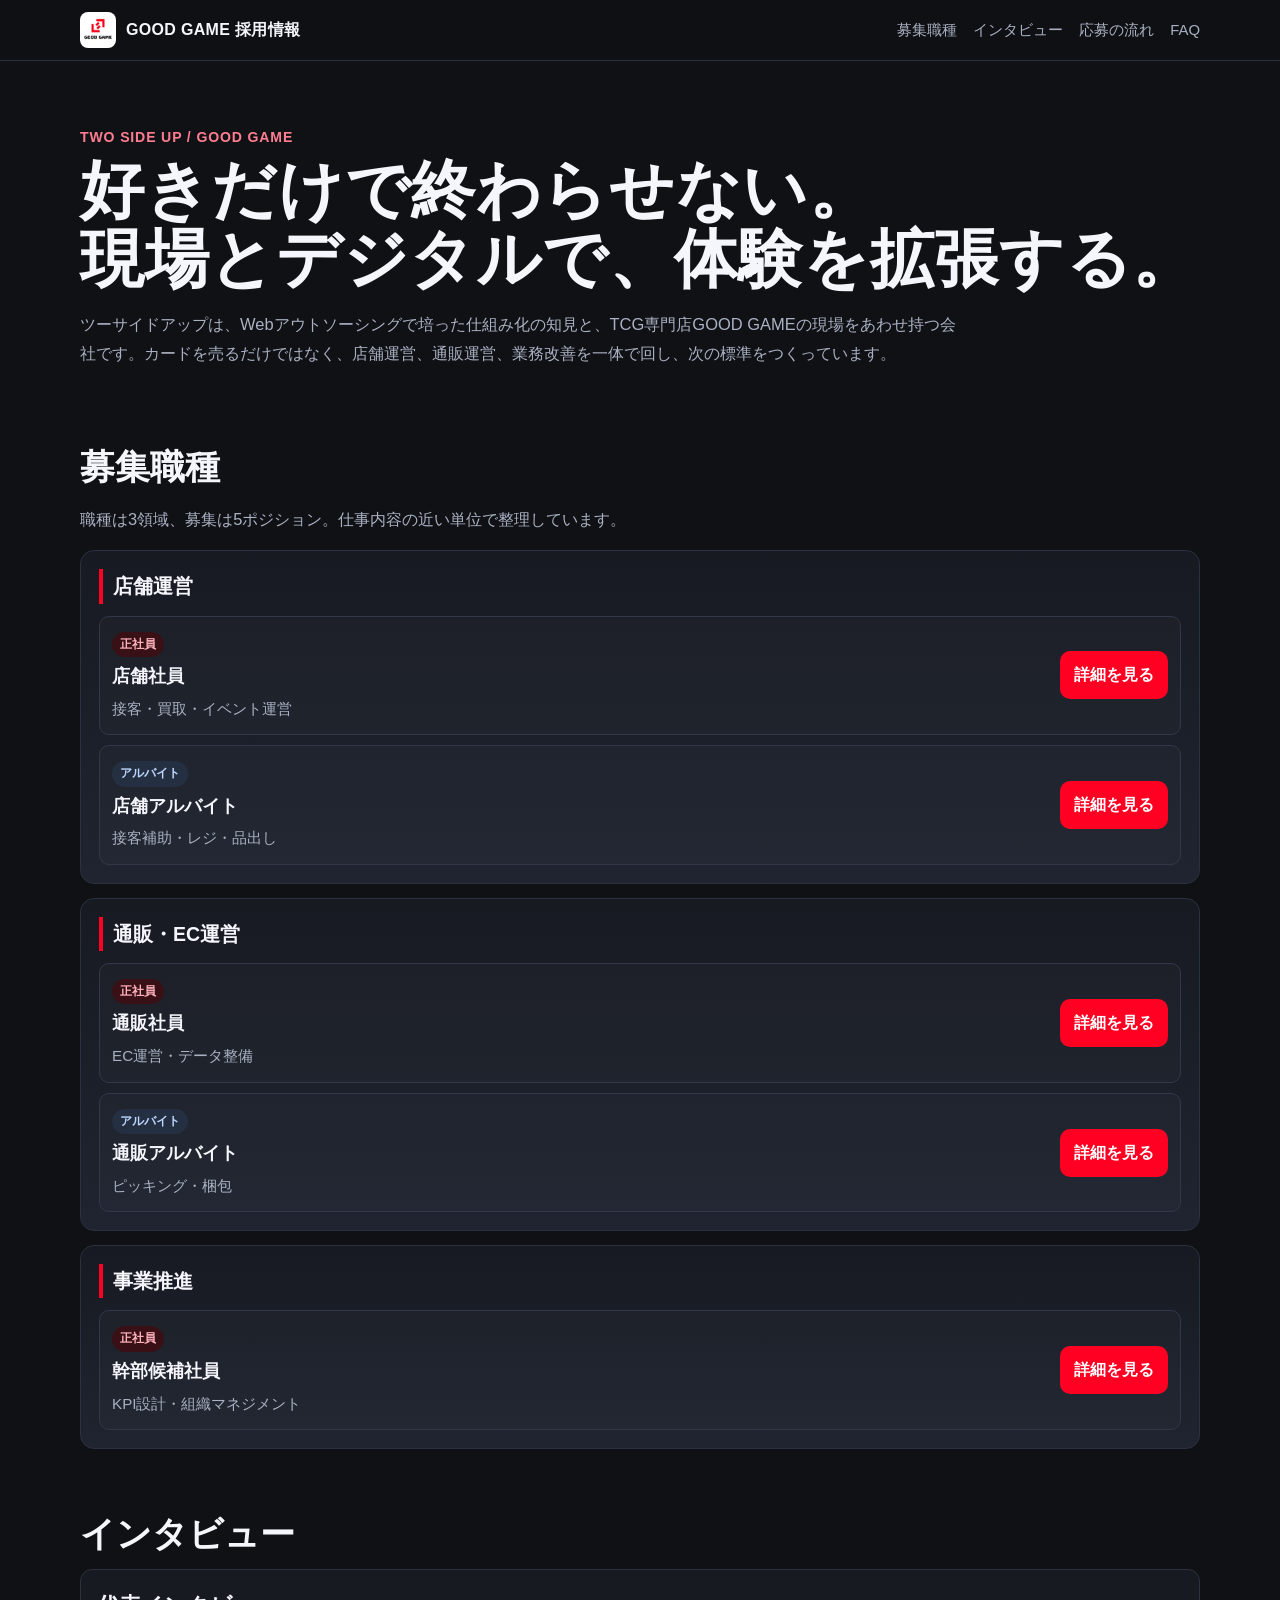
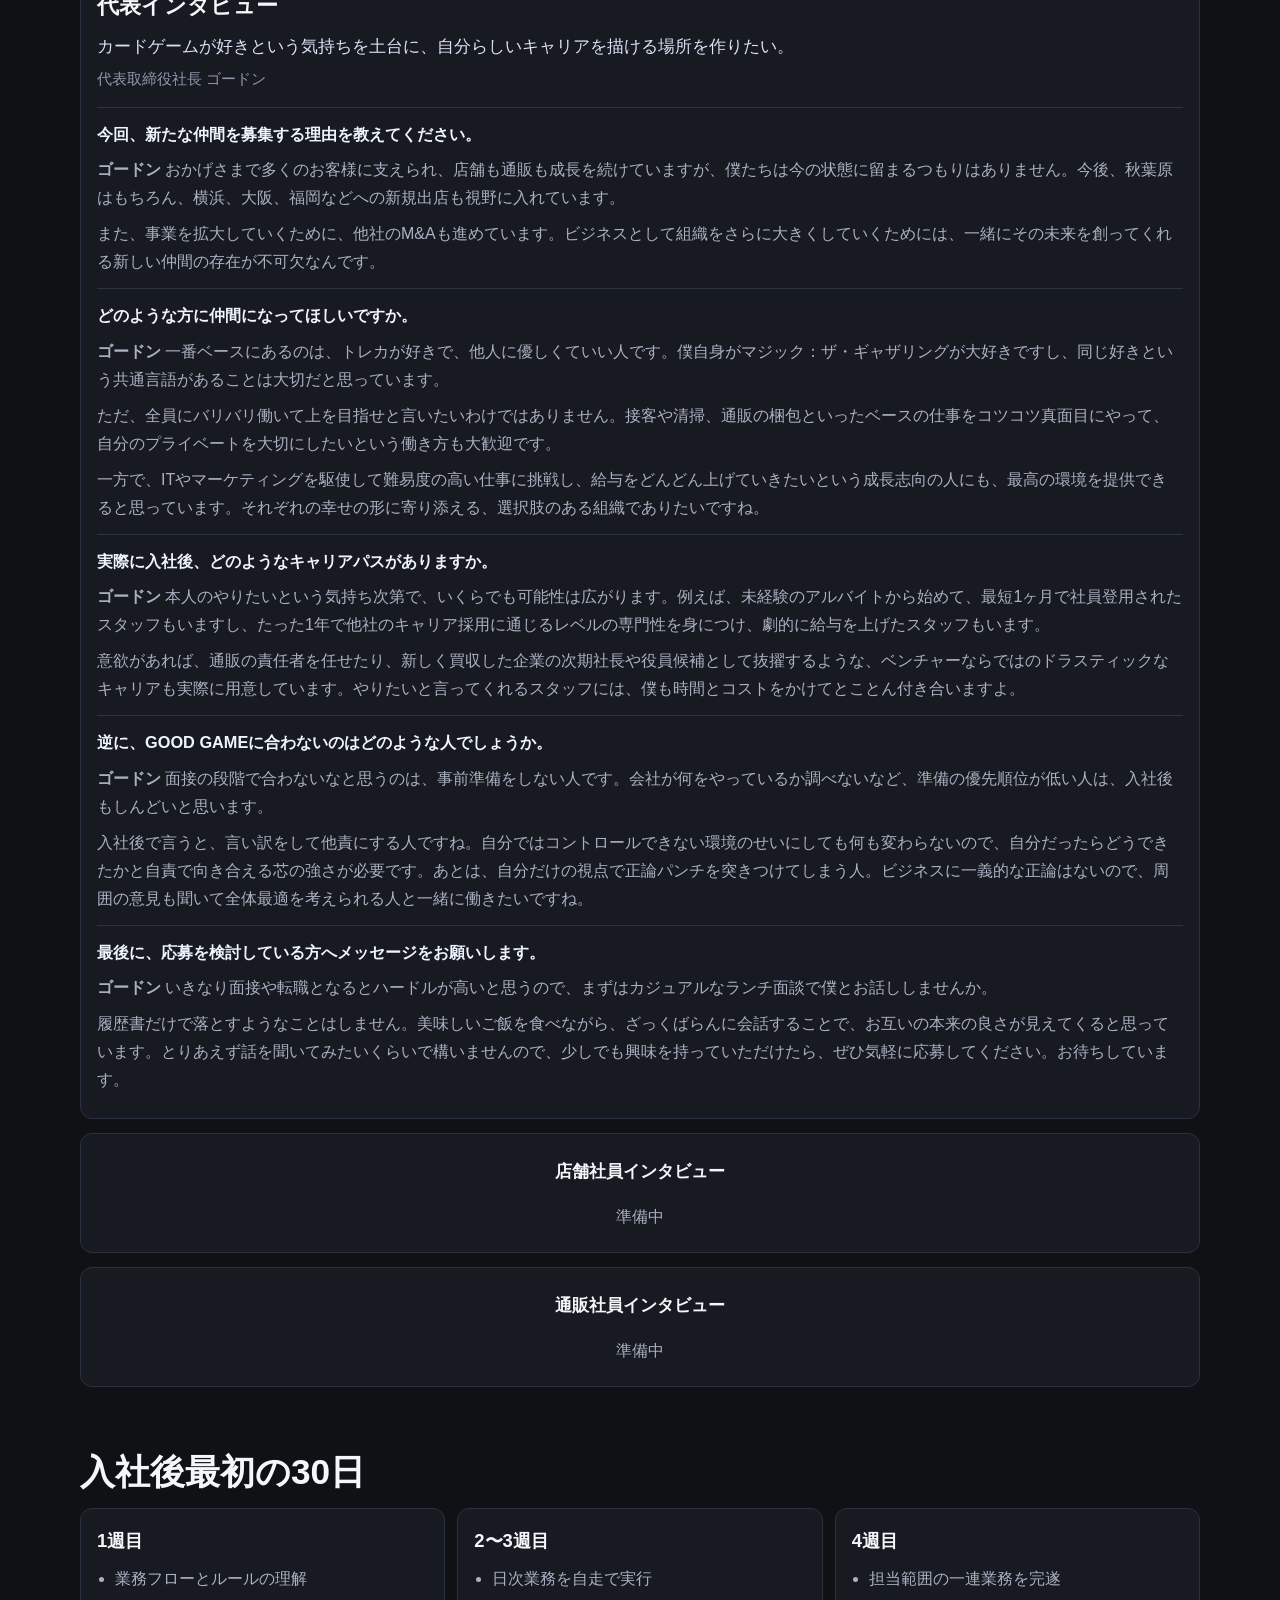
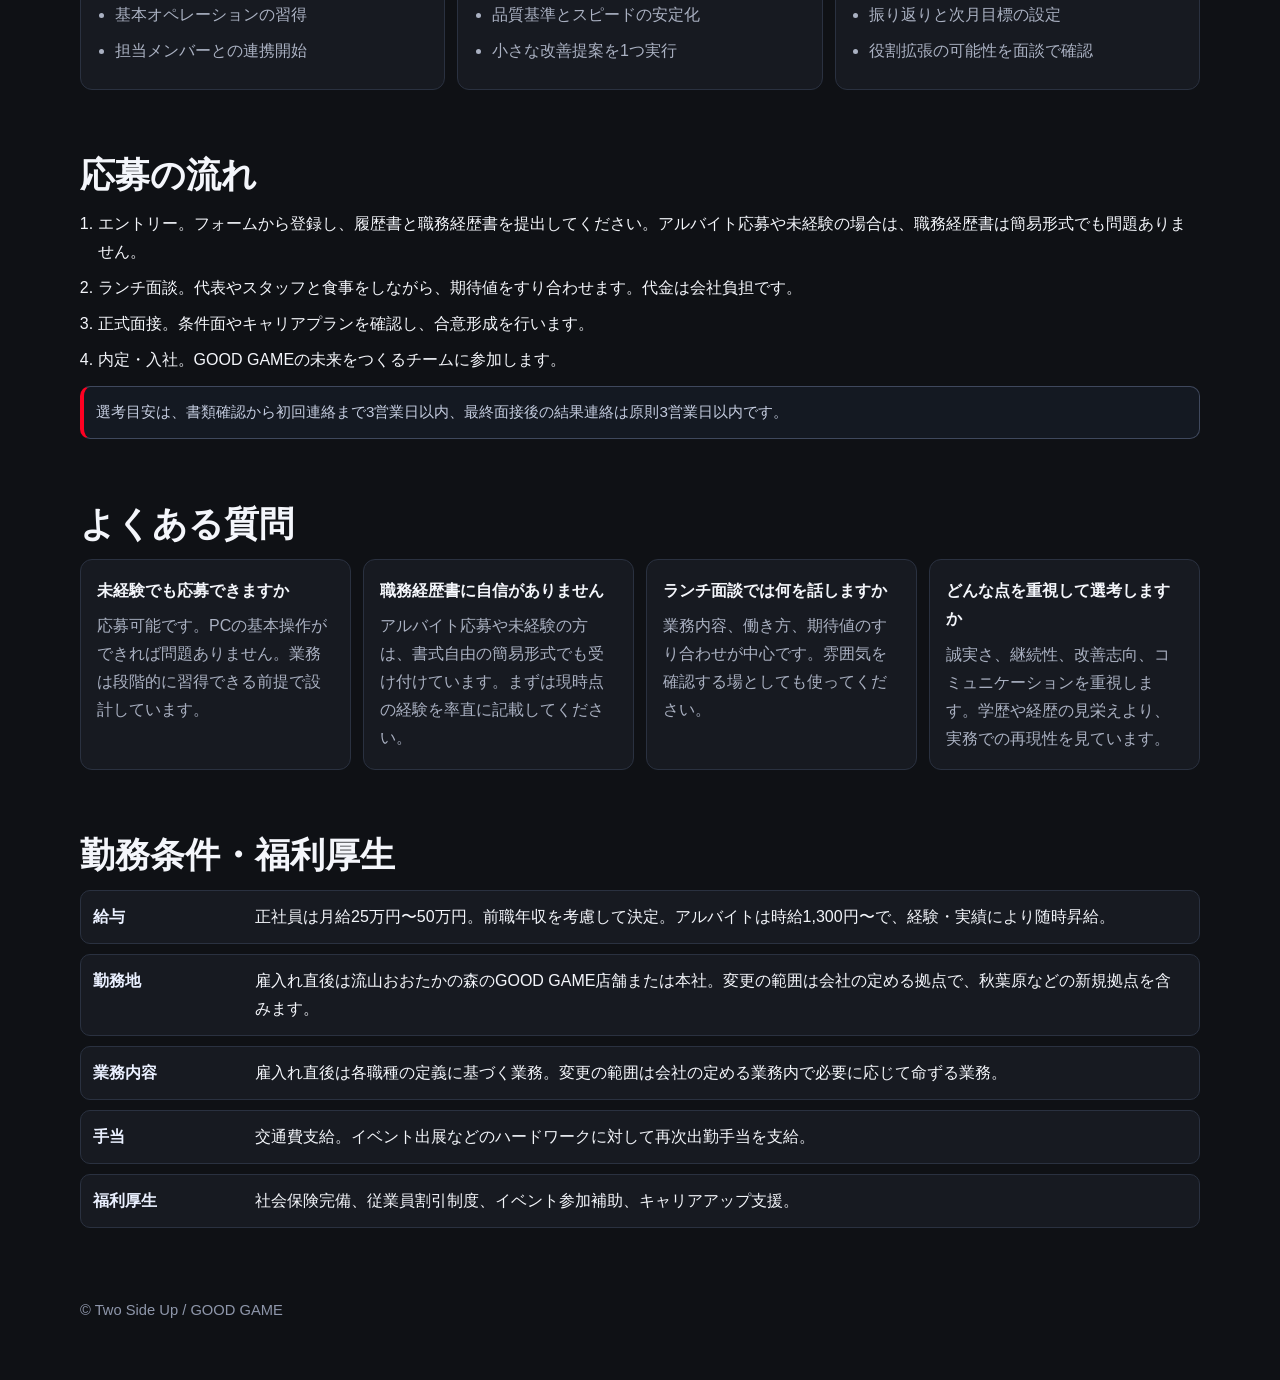
<file: index.html>
<!doctype html>
<html lang="ja">
<head>
  <meta charset="UTF-8" />
  <meta name="viewport" content="width=device-width, initial-scale=1" />
  <title>採用情報 | 株式会社ツーサイドアップ（GOOD GAME）</title>
  <link rel="stylesheet" href="./styles.css" />
</head>
<body>
  <header class="site-header">
    <div class="inner nav">
      <a class="brand" href="./index.html">
        <img src="./assets/gg-logo.jpg" alt="GOOD GAME ロゴ" />
        <span>GOOD GAME 採用情報</span>
      </a>
      <nav class="nav-links">
        <a href="#jobs">募集職種</a>
        <a href="#interviews">インタビュー</a>
        <a href="#process">応募の流れ</a>
        <a href="#faq">FAQ</a>
      </nav>
    </div>
  </header>

  <main class="inner">
    <section class="hero">
      <div class="kicker">Two Side Up / GOOD GAME</div>
      <h1>好きだけで終わらせない。<br>現場とデジタルで、体験を拡張する。</h1>
      <p class="lead">ツーサイドアップは、Webアウトソーシングで培った仕組み化の知見と、TCG専門店GOOD GAMEの現場をあわせ持つ会社です。カードを売るだけではなく、店舗運営、通販運営、業務改善を一体で回し、次の標準をつくっています。</p>
    </section>

    <section class="section" id="jobs">
      <h2>募集職種</h2>
      <p class="lead">職種は3領域、募集は5ポジション。仕事内容の近い単位で整理しています。</p>

      <div class="job-groups">
        <section class="card category">
          <h3 class="category-title">店舗運営</h3>
          <div class="role-list">
            <article class="role-item">
              <div>
                <span class="badge">正社員</span>
                <h4>店舗社員</h4>
                <p>接客・買取・イベント運営</p>
              </div>
              <a class="btn" href="./jobs/store-fulltime.html">詳細を見る</a>
            </article>
            <article class="role-item">
              <div>
                <span class="badge alt">アルバイト</span>
                <h4>店舗アルバイト</h4>
                <p>接客補助・レジ・品出し</p>
              </div>
              <a class="btn" href="./jobs/store-parttime.html">詳細を見る</a>
            </article>
          </div>
        </section>

        <section class="card category">
          <h3 class="category-title">通販・EC運営</h3>
          <div class="role-list">
            <article class="role-item">
              <div>
                <span class="badge">正社員</span>
                <h4>通販社員</h4>
                <p>EC運営・データ整備</p>
              </div>
              <a class="btn" href="./jobs/ec-fulltime.html">詳細を見る</a>
            </article>
            <article class="role-item">
              <div>
                <span class="badge alt">アルバイト</span>
                <h4>通販アルバイト</h4>
                <p>ピッキング・梱包</p>
              </div>
              <a class="btn" href="./jobs/ec-parttime.html">詳細を見る</a>
            </article>
          </div>
        </section>

        <section class="card category">
          <h3 class="category-title">事業推進</h3>
          <div class="role-list">
            <article class="role-item">
              <div>
                <span class="badge">正社員</span>
                <h4>幹部候補社員</h4>
                <p>KPI設計・組織マネジメント</p>
              </div>
              <a class="btn" href="./jobs/executive-candidate.html">詳細を見る</a>
            </article>
          </div>
        </section>
      </div>
    </section>

    <section class="section" id="interviews">
      <h2>インタビュー</h2>
      <div class="interview-grid">
        <article class="interview-card interview-main">
          <h3>代表インタビュー</h3>
          <p class="interview-lead">カードゲームが好きという気持ちを土台に、自分らしいキャリアを描ける場所を作りたい。</p>
          <p class="small-note">代表取締役社長 ゴードン</p>

          <div class="qa">
            <h4>今回、新たな仲間を募集する理由を教えてください。</h4>
            <p><strong>ゴードン</strong> おかげさまで多くのお客様に支えられ、店舗も通販も成長を続けていますが、僕たちは今の状態に留まるつもりはありません。今後、秋葉原はもちろん、横浜、大阪、福岡などへの新規出店も視野に入れています。</p>
            <p>また、事業を拡大していくために、他社のM&amp;Aも進めています。ビジネスとして組織をさらに大きくしていくためには、一緒にその未来を創ってくれる新しい仲間の存在が不可欠なんです。</p>
          </div>

          <div class="qa">
            <h4>どのような方に仲間になってほしいですか。</h4>
            <p><strong>ゴードン</strong> 一番ベースにあるのは、トレカが好きで、他人に優しくていい人です。僕自身がマジック：ザ・ギャザリングが大好きですし、同じ好きという共通言語があることは大切だと思っています。</p>
            <p>ただ、全員にバリバリ働いて上を目指せと言いたいわけではありません。接客や清掃、通販の梱包といったベースの仕事をコツコツ真面目にやって、自分のプライベートを大切にしたいという働き方も大歓迎です。</p>
            <p>一方で、ITやマーケティングを駆使して難易度の高い仕事に挑戦し、給与をどんどん上げていきたいという成長志向の人にも、最高の環境を提供できると思っています。それぞれの幸せの形に寄り添える、選択肢のある組織でありたいですね。</p>
          </div>

          <div class="qa">
            <h4>実際に入社後、どのようなキャリアパスがありますか。</h4>
            <p><strong>ゴードン</strong> 本人のやりたいという気持ち次第で、いくらでも可能性は広がります。例えば、未経験のアルバイトから始めて、最短1ヶ月で社員登用されたスタッフもいますし、たった1年で他社のキャリア採用に通じるレベルの専門性を身につけ、劇的に給与を上げたスタッフもいます。</p>
            <p>意欲があれば、通販の責任者を任せたり、新しく買収した企業の次期社長や役員候補として抜擢するような、ベンチャーならではのドラスティックなキャリアも実際に用意しています。やりたいと言ってくれるスタッフには、僕も時間とコストをかけてとことん付き合いますよ。</p>
          </div>

          <div class="qa">
            <h4>逆に、GOOD GAMEに合わないのはどのような人でしょうか。</h4>
            <p><strong>ゴードン</strong> 面接の段階で合わないなと思うのは、事前準備をしない人です。会社が何をやっているか調べないなど、準備の優先順位が低い人は、入社後もしんどいと思います。</p>
            <p>入社後で言うと、言い訳をして他責にする人ですね。自分ではコントロールできない環境のせいにしても何も変わらないので、自分だったらどうできたかと自責で向き合える芯の強さが必要です。あとは、自分だけの視点で正論パンチを突きつけてしまう人。ビジネスに一義的な正論はないので、周囲の意見も聞いて全体最適を考えられる人と一緒に働きたいですね。</p>
          </div>

          <div class="qa">
            <h4>最後に、応募を検討している方へメッセージをお願いします。</h4>
            <p><strong>ゴードン</strong> いきなり面接や転職となるとハードルが高いと思うので、まずはカジュアルなランチ面談で僕とお話ししませんか。</p>
            <p>履歴書だけで落とすようなことはしません。美味しいご飯を食べながら、ざっくばらんに会話することで、お互いの本来の良さが見えてくると思っています。とりあえず話を聞いてみたいくらいで構いませんので、少しでも興味を持っていただけたら、ぜひ気軽に応募してください。お待ちしています。</p>
          </div>
        </article>

        <article class="interview-card interview-placeholder">
          <h3>店舗社員インタビュー</h3>
          <p>準備中</p>
        </article>

        <article class="interview-card interview-placeholder">
          <h3>通販社員インタビュー</h3>
          <p>準備中</p>
        </article>
      </div>
    </section>

    <section class="section" id="first30">
      <h2>入社後最初の30日</h2>
      <div class="quick-grid">
        <article class="panel">
          <h3>1週目</h3>
          <ul class="list">
            <li>業務フローとルールの理解</li>
            <li>基本オペレーションの習得</li>
            <li>担当メンバーとの連携開始</li>
          </ul>
        </article>
        <article class="panel">
          <h3>2〜3週目</h3>
          <ul class="list">
            <li>日次業務を自走で実行</li>
            <li>品質基準とスピードの安定化</li>
            <li>小さな改善提案を1つ実行</li>
          </ul>
        </article>
        <article class="panel">
          <h3>4週目</h3>
          <ul class="list">
            <li>担当範囲の一連業務を完遂</li>
            <li>振り返りと次月目標の設定</li>
            <li>役割拡張の可能性を面談で確認</li>
          </ul>
        </article>
      </div>
    </section>

    <section class="section" id="process">
      <h2>応募の流れ</h2>
      <ol class="list">
        <li>エントリー。フォームから登録し、履歴書と職務経歴書を提出してください。アルバイト応募や未経験の場合は、職務経歴書は簡易形式でも問題ありません。</li>
        <li>ランチ面談。代表やスタッフと食事をしながら、期待値をすり合わせます。代金は会社負担です。</li>
        <li>正式面接。条件面やキャリアプランを確認し、合意形成を行います。</li>
        <li>内定・入社。GOOD GAMEの未来をつくるチームに参加します。</li>
      </ol>
      <div class="note-box">選考目安は、書類確認から初回連絡まで3営業日以内、最終面接後の結果連絡は原則3営業日以内です。</div>
    </section>

    <section class="section" id="faq">
      <h2>よくある質問</h2>
      <div class="quick-grid">
        <article class="panel faq-item">
          <h3>未経験でも応募できますか</h3>
          <p>応募可能です。PCの基本操作ができれば問題ありません。業務は段階的に習得できる前提で設計しています。</p>
        </article>
        <article class="panel faq-item">
          <h3>職務経歴書に自信がありません</h3>
          <p>アルバイト応募や未経験の方は、書式自由の簡易形式でも受け付けています。まずは現時点の経験を率直に記載してください。</p>
        </article>
        <article class="panel faq-item">
          <h3>ランチ面談では何を話しますか</h3>
          <p>業務内容、働き方、期待値のすり合わせが中心です。雰囲気を確認する場としても使ってください。</p>
        </article>
        <article class="panel faq-item">
          <h3>どんな点を重視して選考しますか</h3>
          <p>誠実さ、継続性、改善志向、コミュニケーションを重視します。学歴や経歴の見栄えより、実務での再現性を見ています。</p>
        </article>
      </div>
    </section>

    <section class="section" id="conditions">
      <h2>勤務条件・福利厚生</h2>
      <div class="meta">
        <div class="meta-row"><strong>給与</strong><div>正社員は月給25万円〜50万円。前職年収を考慮して決定。アルバイトは時給1,300円〜で、経験・実績により随時昇給。</div></div>
        <div class="meta-row"><strong>勤務地</strong><div>雇入れ直後は流山おおたかの森のGOOD GAME店舗または本社。変更の範囲は会社の定める拠点で、秋葉原などの新規拠点を含みます。</div></div>
        <div class="meta-row"><strong>業務内容</strong><div>雇入れ直後は各職種の定義に基づく業務。変更の範囲は会社の定める業務内で必要に応じて命ずる業務。</div></div>
        <div class="meta-row"><strong>手当</strong><div>交通費支給。イベント出展などのハードワークに対して再次出勤手当を支給。</div></div>
        <div class="meta-row"><strong>福利厚生</strong><div>社会保険完備、従業員割引制度、イベント参加補助、キャリアアップ支援。</div></div>
      </div>
    </section>

    <footer class="footer">© Two Side Up / GOOD GAME</footer>
  </main>
</body>
</html>
</file>
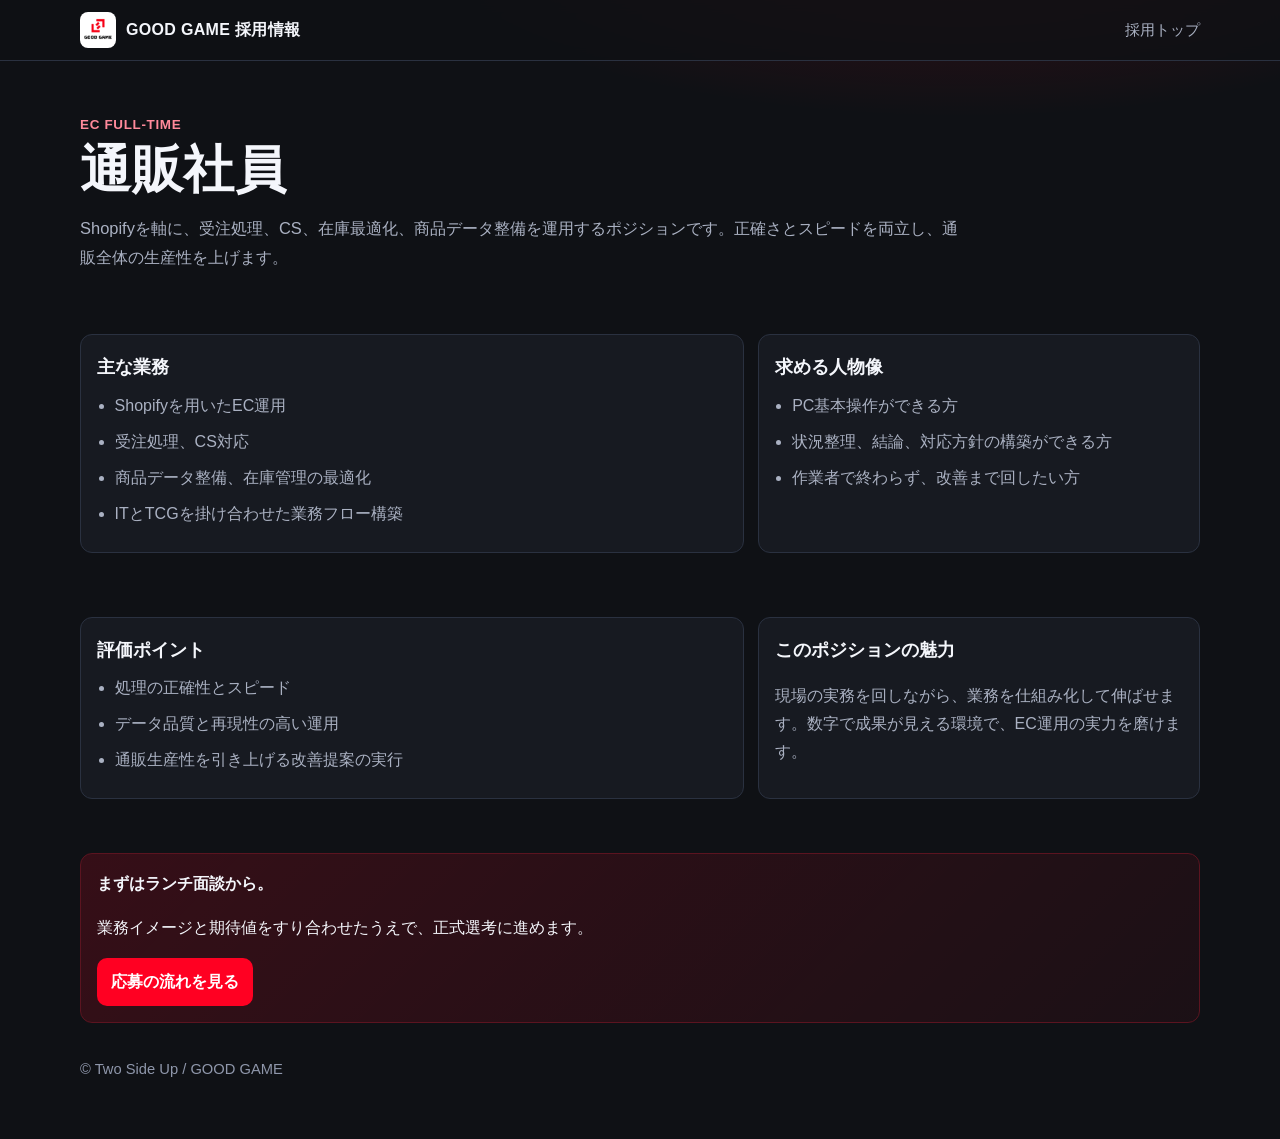
<file: jobs/ec-fulltime.html>
<!doctype html><html lang="ja"><head><meta charset="UTF-8" /><meta name="viewport" content="width=device-width, initial-scale=1" /><title>通販社員 | GOOD GAME 採用</title><link rel="stylesheet" href="../styles.css" /></head><body>
<header class="site-header"><div class="inner nav"><a class="brand" href="../index.html"><img src="../assets/gg-logo.jpg" alt="GOOD GAME ロゴ" /><span>GOOD GAME 採用情報</span></a><nav class="nav-links"><a href="../index.html">採用トップ</a></nav></div></header>
<main class="inner"><section class="job-hero"><div class="eyebrow">EC Full-time</div><h1 class="title-xl">通販社員</h1><p class="lead">Shopifyを軸に、受注処理、CS、在庫最適化、商品データ整備を運用するポジションです。正確さとスピードを両立し、通販全体の生産性を上げます。</p></section>
<section class="grid-2 section"><article class="panel"><h3>主な業務</h3><ul class="list"><li>Shopifyを用いたEC運用</li><li>受注処理、CS対応</li><li>商品データ整備、在庫管理の最適化</li><li>ITとTCGを掛け合わせた業務フロー構築</li></ul></article><article class="panel"><h3>求める人物像</h3><ul class="list"><li>PC基本操作ができる方</li><li>状況整理、結論、対応方針の構築ができる方</li><li>作業者で終わらず、改善まで回したい方</li></ul></article></section>
<section class="grid-2 section"><article class="panel"><h3>評価ポイント</h3><ul class="list"><li>処理の正確性とスピード</li><li>データ品質と再現性の高い運用</li><li>通販生産性を引き上げる改善提案の実行</li></ul></article><article class="panel"><h3>このポジションの魅力</h3><p>現場の実務を回しながら、業務を仕組み化して伸ばせます。数字で成果が見える環境で、EC運用の実力を磨けます。</p></article></section>
<section class="cta-box"><strong>まずはランチ面談から。</strong><p>業務イメージと期待値をすり合わせたうえで、正式選考に進めます。</p><a class="btn" href="../index.html#process">応募の流れを見る</a></section><footer class="footer">© Two Side Up / GOOD GAME</footer></main></body></html>
</file>
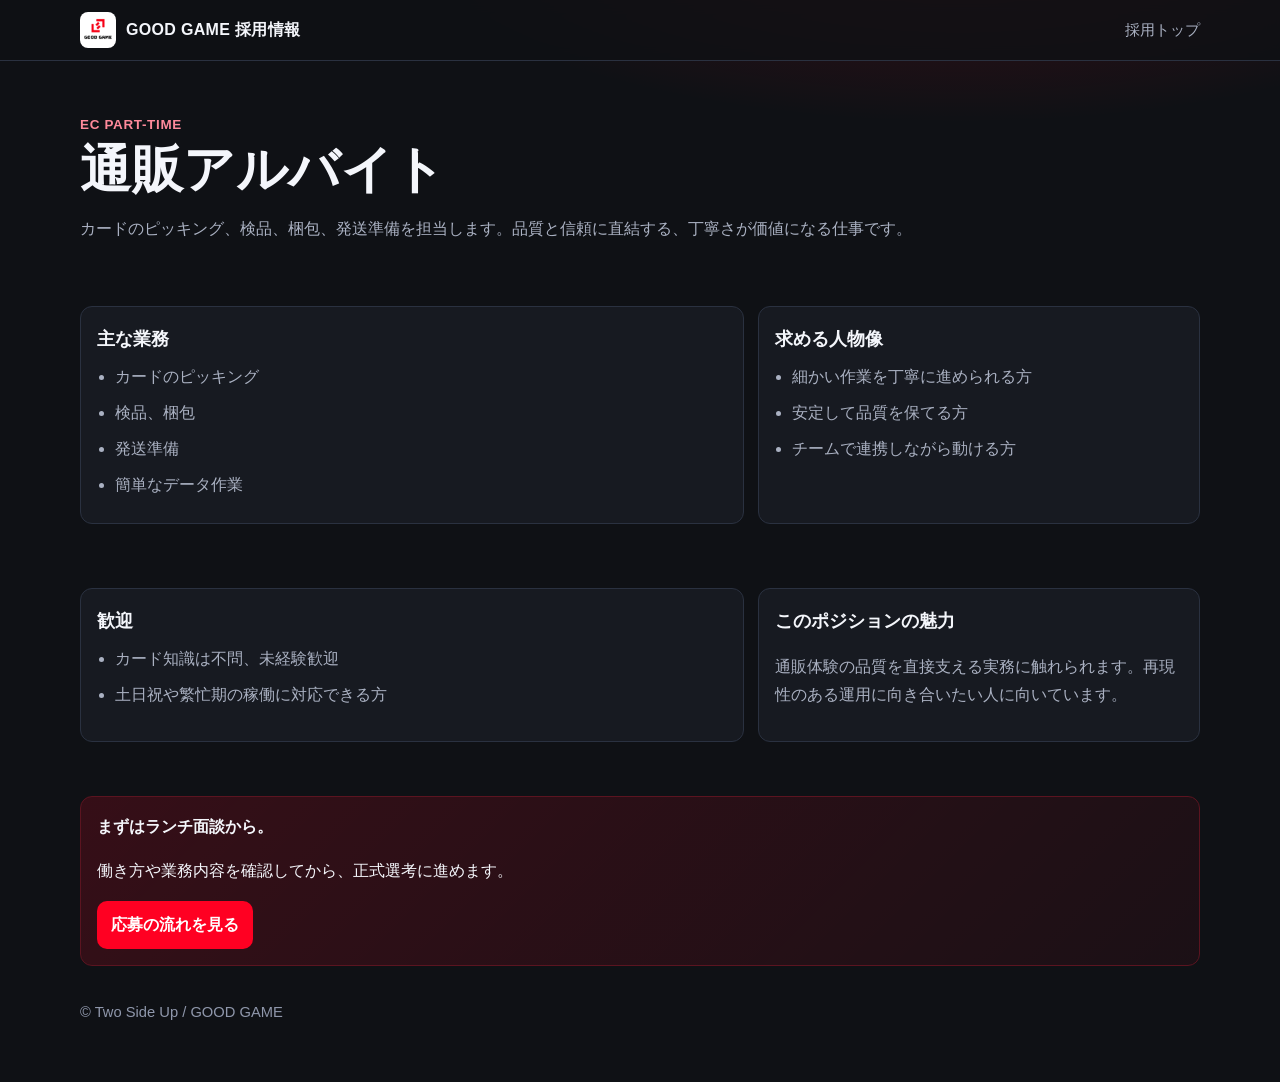
<file: jobs/ec-parttime.html>
<!doctype html><html lang="ja"><head><meta charset="UTF-8" /><meta name="viewport" content="width=device-width, initial-scale=1" /><title>通販アルバイト | GOOD GAME 採用</title><link rel="stylesheet" href="../styles.css" /></head><body>
<header class="site-header"><div class="inner nav"><a class="brand" href="../index.html"><img src="../assets/gg-logo.jpg" alt="GOOD GAME ロゴ" /><span>GOOD GAME 採用情報</span></a><nav class="nav-links"><a href="../index.html">採用トップ</a></nav></div></header>
<main class="inner"><section class="job-hero"><div class="eyebrow">EC Part-time</div><h1 class="title-xl">通販アルバイト</h1><p class="lead">カードのピッキング、検品、梱包、発送準備を担当します。品質と信頼に直結する、丁寧さが価値になる仕事です。</p></section>
<section class="grid-2 section"><article class="panel"><h3>主な業務</h3><ul class="list"><li>カードのピッキング</li><li>検品、梱包</li><li>発送準備</li><li>簡単なデータ作業</li></ul></article><article class="panel"><h3>求める人物像</h3><ul class="list"><li>細かい作業を丁寧に進められる方</li><li>安定して品質を保てる方</li><li>チームで連携しながら動ける方</li></ul></article></section>
<section class="grid-2 section"><article class="panel"><h3>歓迎</h3><ul class="list"><li>カード知識は不問、未経験歓迎</li><li>土日祝や繁忙期の稼働に対応できる方</li></ul></article><article class="panel"><h3>このポジションの魅力</h3><p>通販体験の品質を直接支える実務に触れられます。再現性のある運用に向き合いたい人に向いています。</p></article></section>
<section class="cta-box"><strong>まずはランチ面談から。</strong><p>働き方や業務内容を確認してから、正式選考に進めます。</p><a class="btn" href="../index.html#process">応募の流れを見る</a></section><footer class="footer">© Two Side Up / GOOD GAME</footer></main></body></html>
</file>
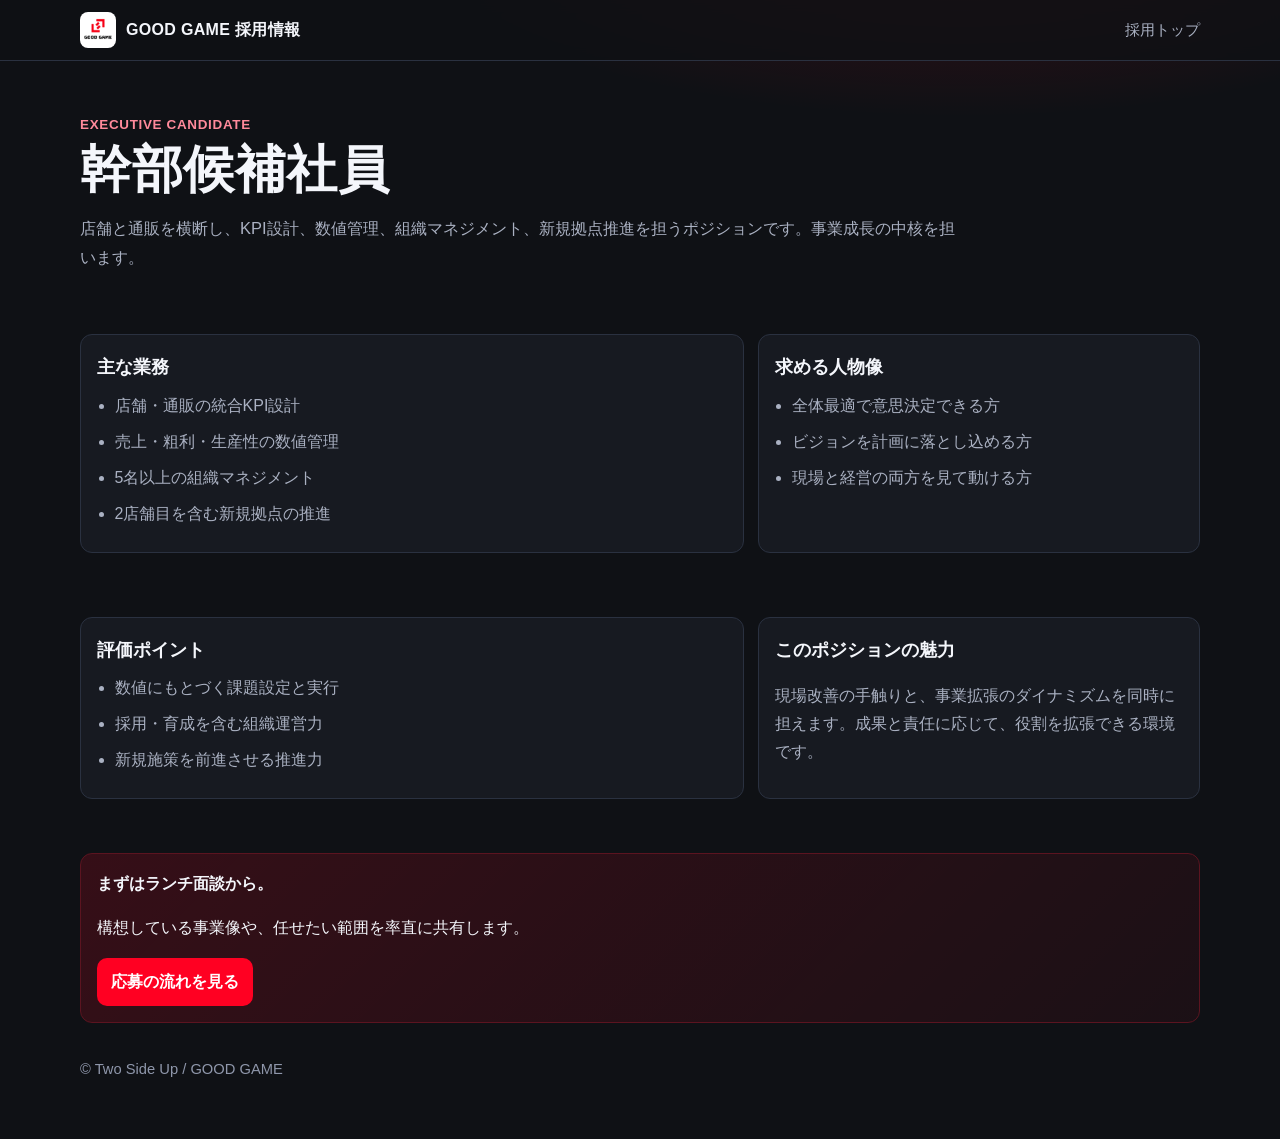
<file: jobs/executive-candidate.html>
<!doctype html><html lang="ja"><head><meta charset="UTF-8" /><meta name="viewport" content="width=device-width, initial-scale=1" /><title>幹部候補社員 | GOOD GAME 採用</title><link rel="stylesheet" href="../styles.css" /></head><body>
<header class="site-header"><div class="inner nav"><a class="brand" href="../index.html"><img src="../assets/gg-logo.jpg" alt="GOOD GAME ロゴ" /><span>GOOD GAME 採用情報</span></a><nav class="nav-links"><a href="../index.html">採用トップ</a></nav></div></header>
<main class="inner"><section class="job-hero"><div class="eyebrow">Executive Candidate</div><h1 class="title-xl">幹部候補社員</h1><p class="lead">店舗と通販を横断し、KPI設計、数値管理、組織マネジメント、新規拠点推進を担うポジションです。事業成長の中核を担います。</p></section>
<section class="grid-2 section"><article class="panel"><h3>主な業務</h3><ul class="list"><li>店舗・通販の統合KPI設計</li><li>売上・粗利・生産性の数値管理</li><li>5名以上の組織マネジメント</li><li>2店舗目を含む新規拠点の推進</li></ul></article><article class="panel"><h3>求める人物像</h3><ul class="list"><li>全体最適で意思決定できる方</li><li>ビジョンを計画に落とし込める方</li><li>現場と経営の両方を見て動ける方</li></ul></article></section>
<section class="grid-2 section"><article class="panel"><h3>評価ポイント</h3><ul class="list"><li>数値にもとづく課題設定と実行</li><li>採用・育成を含む組織運営力</li><li>新規施策を前進させる推進力</li></ul></article><article class="panel"><h3>このポジションの魅力</h3><p>現場改善の手触りと、事業拡張のダイナミズムを同時に担えます。成果と責任に応じて、役割を拡張できる環境です。</p></article></section>
<section class="cta-box"><strong>まずはランチ面談から。</strong><p>構想している事業像や、任せたい範囲を率直に共有します。</p><a class="btn" href="../index.html#process">応募の流れを見る</a></section><footer class="footer">© Two Side Up / GOOD GAME</footer></main></body></html>
</file>
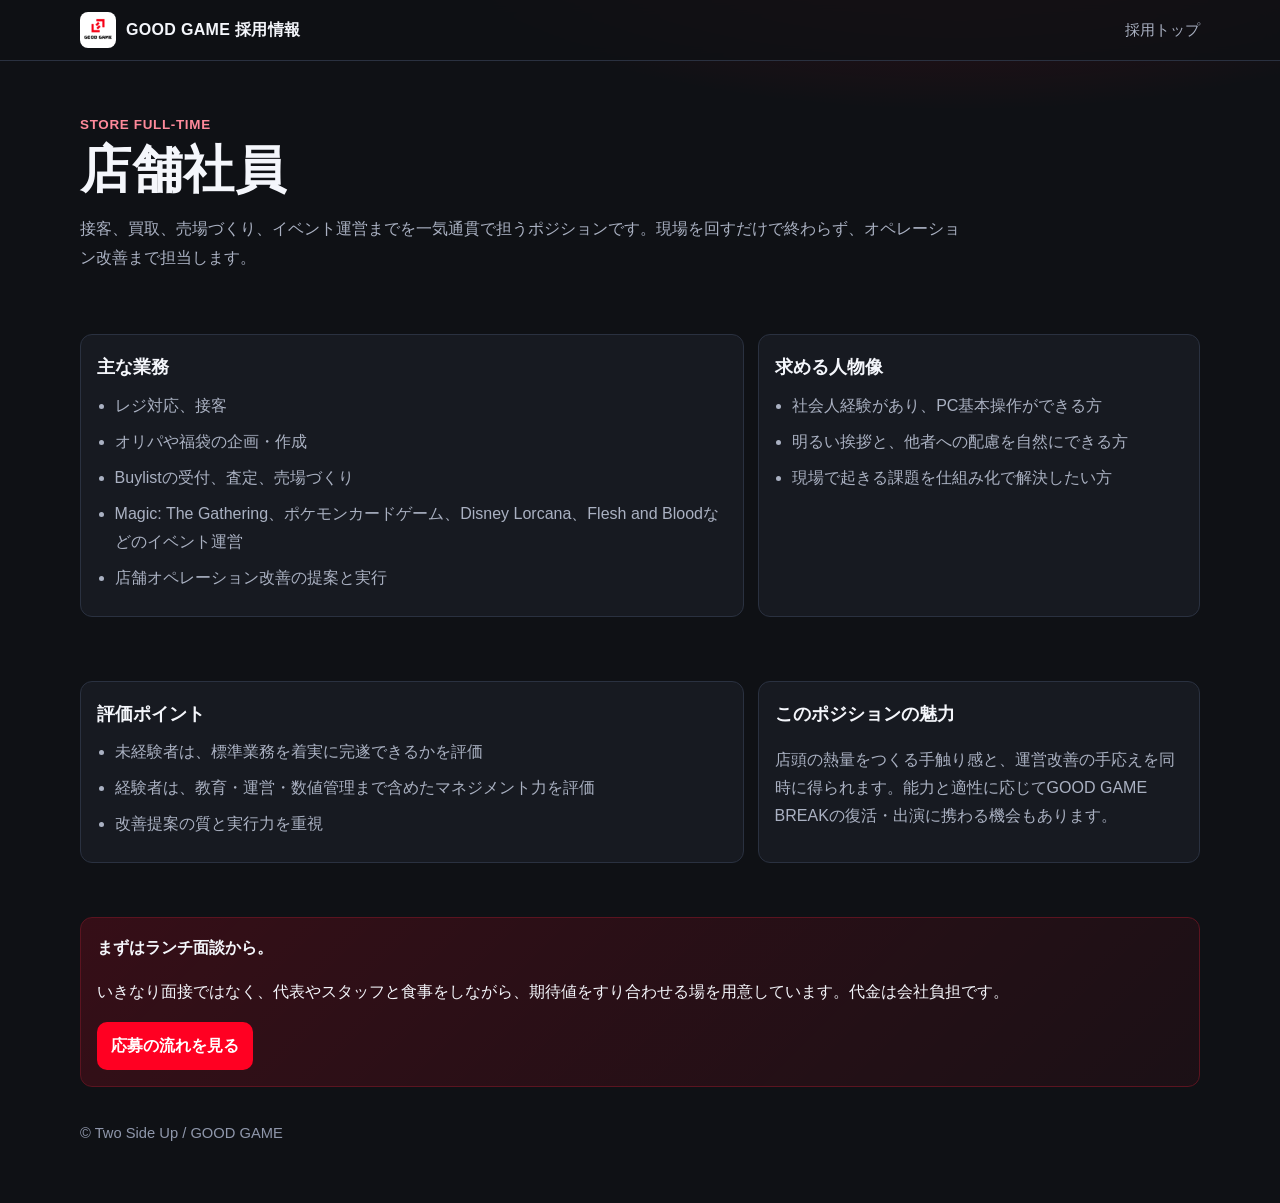
<file: jobs/store-fulltime.html>
<!doctype html><html lang="ja"><head><meta charset="UTF-8" /><meta name="viewport" content="width=device-width, initial-scale=1" /><title>店舗社員 | GOOD GAME 採用</title><link rel="stylesheet" href="../styles.css" /></head><body>
<header class="site-header"><div class="inner nav"><a class="brand" href="../index.html"><img src="../assets/gg-logo.jpg" alt="GOOD GAME ロゴ" /><span>GOOD GAME 採用情報</span></a><nav class="nav-links"><a href="../index.html">採用トップ</a></nav></div></header>
<main class="inner"><section class="job-hero"><div class="eyebrow">Store Full-time</div><h1 class="title-xl">店舗社員</h1><p class="lead">接客、買取、売場づくり、イベント運営までを一気通貫で担うポジションです。現場を回すだけで終わらず、オペレーション改善まで担当します。</p></section>
<section class="grid-2 section"><article class="panel"><h3>主な業務</h3><ul class="list"><li>レジ対応、接客</li><li>オリパや福袋の企画・作成</li><li>Buylistの受付、査定、売場づくり</li><li>Magic: The Gathering、ポケモンカードゲーム、Disney Lorcana、Flesh and Bloodなどのイベント運営</li><li>店舗オペレーション改善の提案と実行</li></ul></article><article class="panel"><h3>求める人物像</h3><ul class="list"><li>社会人経験があり、PC基本操作ができる方</li><li>明るい挨拶と、他者への配慮を自然にできる方</li><li>現場で起きる課題を仕組み化で解決したい方</li></ul></article></section>
<section class="grid-2 section"><article class="panel"><h3>評価ポイント</h3><ul class="list"><li>未経験者は、標準業務を着実に完遂できるかを評価</li><li>経験者は、教育・運営・数値管理まで含めたマネジメント力を評価</li><li>改善提案の質と実行力を重視</li></ul></article><article class="panel"><h3>このポジションの魅力</h3><p>店頭の熱量をつくる手触り感と、運営改善の手応えを同時に得られます。能力と適性に応じてGOOD GAME BREAKの復活・出演に携わる機会もあります。</p></article></section>
<section class="cta-box"><strong>まずはランチ面談から。</strong><p>いきなり面接ではなく、代表やスタッフと食事をしながら、期待値をすり合わせる場を用意しています。代金は会社負担です。</p><a class="btn" href="../index.html#process">応募の流れを見る</a></section><footer class="footer">© Two Side Up / GOOD GAME</footer></main></body></html>
</file>
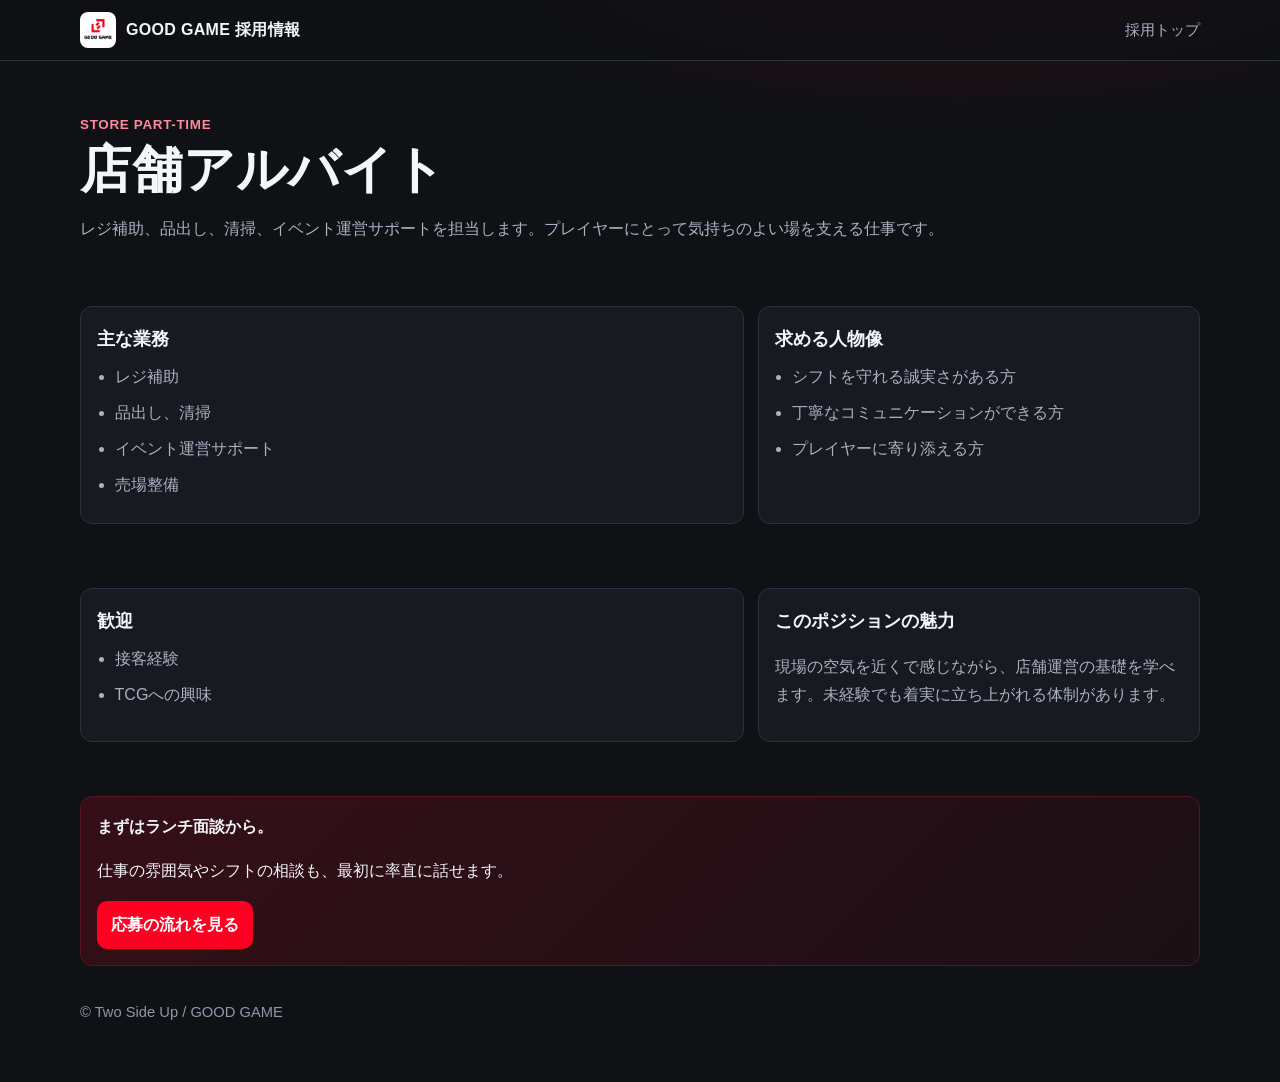
<file: jobs/store-parttime.html>
<!doctype html><html lang="ja"><head><meta charset="UTF-8" /><meta name="viewport" content="width=device-width, initial-scale=1" /><title>店舗アルバイト | GOOD GAME 採用</title><link rel="stylesheet" href="../styles.css" /></head><body>
<header class="site-header"><div class="inner nav"><a class="brand" href="../index.html"><img src="../assets/gg-logo.jpg" alt="GOOD GAME ロゴ" /><span>GOOD GAME 採用情報</span></a><nav class="nav-links"><a href="../index.html">採用トップ</a></nav></div></header>
<main class="inner"><section class="job-hero"><div class="eyebrow">Store Part-time</div><h1 class="title-xl">店舗アルバイト</h1><p class="lead">レジ補助、品出し、清掃、イベント運営サポートを担当します。プレイヤーにとって気持ちのよい場を支える仕事です。</p></section>
<section class="grid-2 section"><article class="panel"><h3>主な業務</h3><ul class="list"><li>レジ補助</li><li>品出し、清掃</li><li>イベント運営サポート</li><li>売場整備</li></ul></article><article class="panel"><h3>求める人物像</h3><ul class="list"><li>シフトを守れる誠実さがある方</li><li>丁寧なコミュニケーションができる方</li><li>プレイヤーに寄り添える方</li></ul></article></section>
<section class="grid-2 section"><article class="panel"><h3>歓迎</h3><ul class="list"><li>接客経験</li><li>TCGへの興味</li></ul></article><article class="panel"><h3>このポジションの魅力</h3><p>現場の空気を近くで感じながら、店舗運営の基礎を学べます。未経験でも着実に立ち上がれる体制があります。</p></article></section>
<section class="cta-box"><strong>まずはランチ面談から。</strong><p>仕事の雰囲気やシフトの相談も、最初に率直に話せます。</p><a class="btn" href="../index.html#process">応募の流れを見る</a></section><footer class="footer">© Two Side Up / GOOD GAME</footer></main></body></html>
</file>
<file: styles.css>
:root {
  --bg: #0f1115;
  --surface: #171a21;
  --surface-2: #1f2430;
  --text: #f4f6fb;
  --muted: #aab1c2;
  --line: #2a3140;
  --brand: #ff0022;
  --brand-deep: #c7001a;
  --max: 1120px;
}
* { box-sizing: border-box; }
body {
  margin: 0;
  font-family: "Noto Sans JP", "Hiragino Kaku Gothic ProN", "Yu Gothic", sans-serif;
  background: radial-gradient(1100px 420px at 75% -10%, rgba(255,0,34,.22), transparent 55%), var(--bg);
  color: var(--text);
  line-height: 1.75;
}
a { color: inherit; text-decoration: none; }
.inner { width: min(var(--max), 100% - 36px); margin-inline: auto; }
.site-header {
  position: sticky; top: 0; z-index: 20;
  backdrop-filter: blur(8px);
  background: rgba(15,17,21,.78);
  border-bottom: 1px solid var(--line);
}
.nav { display: flex; align-items: center; justify-content: space-between; padding: 12px 0; }
.brand { display: flex; align-items: center; gap: 10px; font-weight: 900; letter-spacing: .02em; }
.brand img { width: 36px; height: 36px; border-radius: 8px; object-fit: cover; }
.nav-links { display: flex; gap: 16px; color: var(--muted); font-size: .93rem; }
.hero { padding: 64px 0 34px; }
.kicker { color: #ff7d90; font-weight: 700; font-size: .88rem; letter-spacing: .06em; text-transform: uppercase; }
h1 { margin: 6px 0 12px; font-size: clamp(2.2rem, 5vw, 4.2rem); line-height: 1.08; letter-spacing: .01em; }
.lead { color: var(--muted); max-width: 880px; font-size: 1.03rem; }
.section { padding: 28px 0 36px; }
h2 { margin: 0 0 14px; font-size: clamp(1.5rem, 3vw, 2.2rem); line-height: 1.2; }
.job-groups { display: grid; gap: 14px; }
.card { border: 1px solid var(--line); background: linear-gradient(180deg, var(--surface), var(--surface-2)); border-radius: 14px; padding: 18px; }
.category-title { margin: 0 0 12px; font-size: 1.22rem; border-left: 4px solid var(--brand); padding-left: 10px; }
.role-list { display: grid; gap: 10px; }
.role-item {
  border: 1px solid #30384a;
  border-radius: 10px;
  padding: 12px;
  display: flex;
  justify-content: space-between;
  align-items: center;
  gap: 14px;
  background: rgba(255,255,255,.02);
}
.role-item h4 { margin: 4px 0; font-size: 1.1rem; }
.role-item p { margin: 0; color: var(--muted); font-size: .95rem; }
.badge { display: inline-block; font-size: .76rem; padding: 2px 8px; border-radius: 999px; font-weight: 700; background: #3a1017; color: #ffb3bd; }
.badge.alt { background: #243041; color: #bed6ff; }
.btn { display: inline-block; background: var(--brand); color: #fff; font-weight: 700; padding: 10px 14px; border-radius: 10px; white-space: nowrap; }
.btn:hover { background: var(--brand-deep); }
.list { margin: 0; padding-left: 1.1em; }
.list li { margin-bottom: 8px; }
.meta { display: grid; gap: 10px; }
.meta-row { display: grid; grid-template-columns: 150px 1fr; gap: 12px; border: 1px solid var(--line); background: var(--surface); border-radius: 10px; padding: 12px; }
.meta-row strong { color: #eaf0ff; }

.interview-grid {
  display: grid;
  gap: 14px;
}

.interview-card {
  border: 1px solid var(--line);
  background: var(--surface);
  border-radius: 12px;
  padding: 16px;
}

.interview-main h3 {
  margin: 0 0 6px;
  font-size: 1.4rem;
}

.interview-lead {
  margin: 0 0 6px;
  font-size: 1.05rem;
  color: #dbe3f7;
}

.small-note {
  margin: 0 0 14px;
  color: #8f97ab;
  font-size: .92rem;
}

.qa {
  border-top: 1px solid #2b3240;
  padding-top: 12px;
  margin-top: 12px;
}

.qa h4 {
  margin: 0 0 8px;
  font-size: 1.02rem;
  color: #f0f4ff;
}

.qa p {
  margin: 0 0 8px;
  color: var(--muted);
}

.interview-placeholder {
  display: grid;
  place-items: center;
  min-height: 120px;
  text-align: center;
}

.interview-placeholder h3 {
  margin: 0;
  font-size: 1.08rem;
}

.interview-placeholder p {
  margin: 6px 0 0;
  color: var(--muted);
}

.job-hero { padding: 52px 0 18px; }
.eyebrow { color: #ff8a9b; font-size: .84rem; font-weight: 700; letter-spacing: .05em; text-transform: uppercase; }
.title-xl { margin: 4px 0 10px; font-size: clamp(2rem,4vw,3.2rem); line-height: 1.12; }
.grid-2 { display: grid; grid-template-columns: 1.2fr .8fr; gap: 14px; }
.panel { border: 1px solid var(--line); border-radius: 12px; padding: 16px; background: var(--surface); }
.panel h3 { margin: 0 0 8px; font-size: 1.15rem; }
.panel p, .panel li { color: var(--muted); }
.cta-box { margin-top: 18px; border: 1px solid #5b1420; background: linear-gradient(135deg, rgba(255,0,34,.16), rgba(255,0,34,.05)); border-radius: 12px; padding: 16px; }

.quick-grid {
  display: grid;
  grid-template-columns: repeat(auto-fit, minmax(230px, 1fr));
  gap: 12px;
}

.note-box {
  margin-top: 12px;
  border: 1px solid #3f485d;
  border-left: 4px solid var(--brand);
  border-radius: 10px;
  background: #141922;
  padding: 12px;
  color: #c5cde0;
  font-size: .95rem;
}

.faq-item h3 {
  margin: 0 0 8px;
  font-size: 1.02rem;
}

.faq-item p {
  margin: 0;
  color: var(--muted);
}

.footer { padding: 34px 0 56px; color: #8f97ab; font-size: .92rem; }
@media (max-width: 860px) {
  .grid-2 { grid-template-columns: 1fr; }
  .role-item { flex-direction: column; align-items: flex-start; }
}
@media (max-width: 700px) {
  .nav { flex-direction: column; align-items: flex-start; gap: 8px; }
  .meta-row { grid-template-columns: 1fr; }
}
</file>
